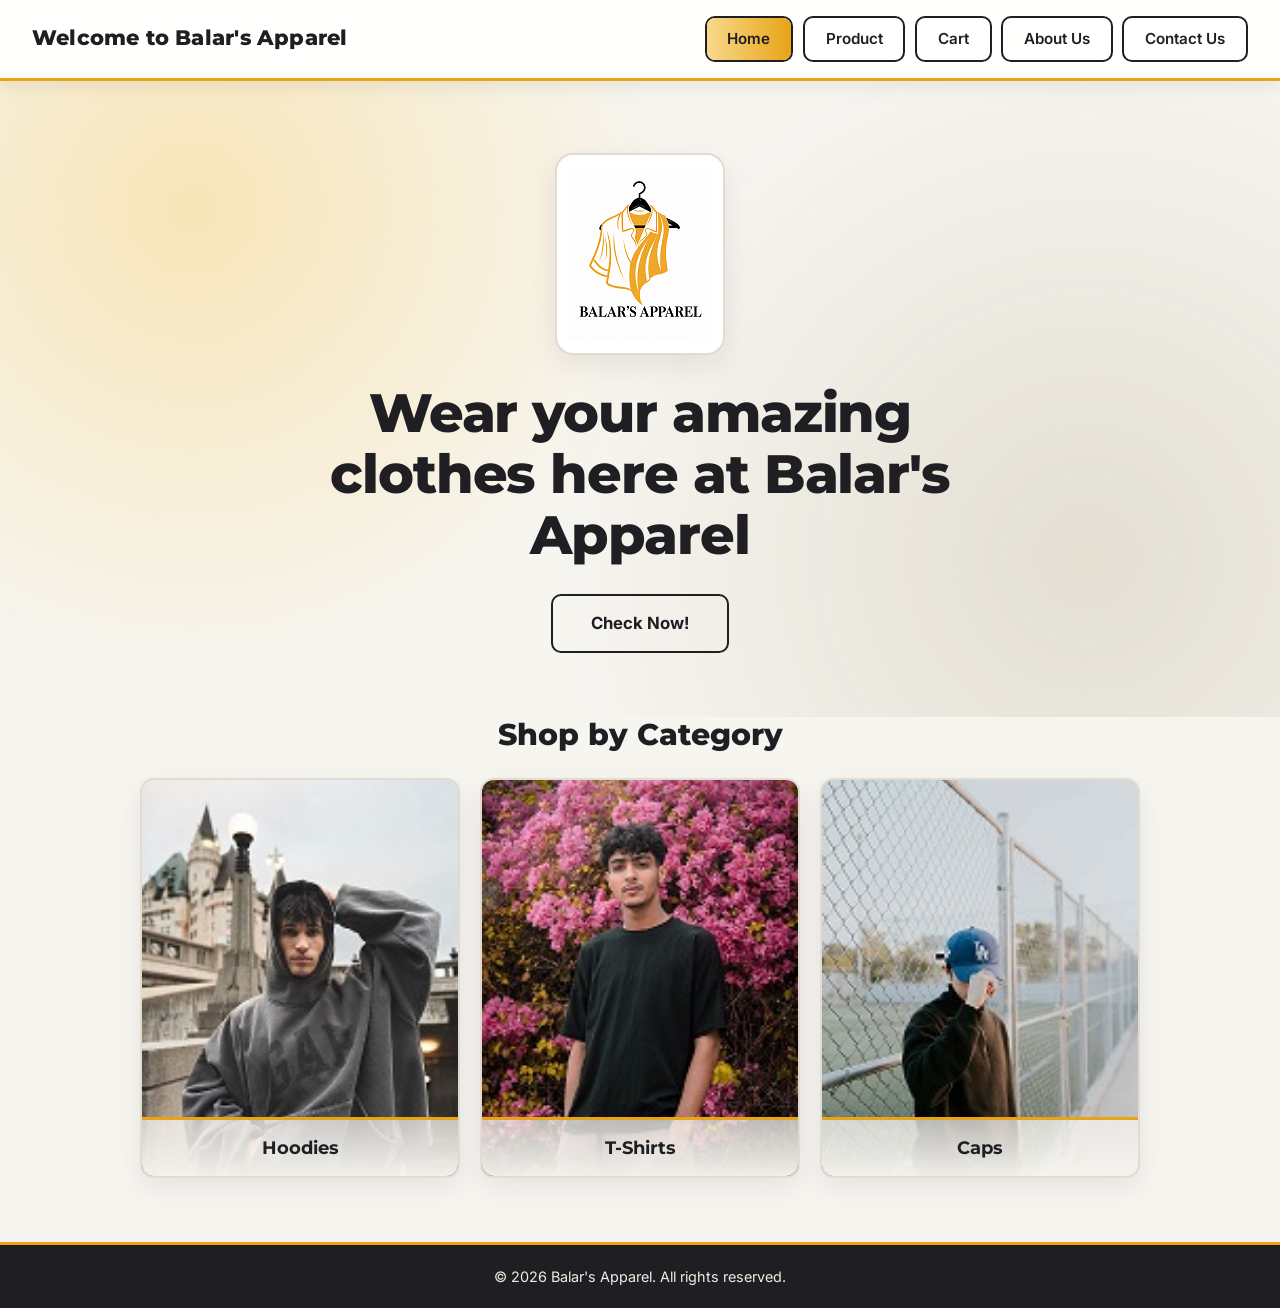
<file: index.html>
<!DOCTYPE html>
<html lang="en">
<head>
  <meta charset="UTF-8">
  <meta name="viewport" content="width=device-width, initial-scale=1">
  <title>Balar's Apparel</title>
  <link rel="preconnect" href="https://fonts.googleapis.com">
  <link rel="preconnect" href="https://fonts.gstatic.com" crossorigin>
  <link href="https://fonts.googleapis.com/css2?family=Montserrat:wght@600;700;800&family=Inter:wght@400;500;600;700&display=swap" rel="stylesheet">
  <link rel="stylesheet" href="style.css">
</head>
<body>
  <header>
    <h1>Welcome to Balar's Apparel</h1>
    <nav>
      <a href="index.html" aria-current="page">Home</a>
      <a href="product.html">Product</a>
      <a href="cart.html">Cart</a>
      <a href="aboutus.html">About Us</a>
      <a href="contactus.html">Contact Us</a>
    </nav>
  </header>

  <main>
    <section class="hero">
      <img src="balarlogo.png" alt="Balar's Apparel logo">
      <p>Wear your amazing clothes here at Balar's Apparel</p>
      <a href="product.html" class="btn">Check Now!</a>
    </section>

    <section class="shop-by">
      <h2 class="section-title">Shop by Category</h2>
      <div class="tiles">
        <a href="product.html" class="tile">
          <img src="hoodie1.jpg" alt="Hoodies">
          <span>Hoodies</span>
        </a>
        <a href="product.html" class="tile">
          <img src="tshirt1.jpg" alt="T-Shirts">
          <span>T-Shirts</span>
        </a>
        <a href="product.html" class="tile">
          <img src="cap1.jpg" alt="Caps">
          <span>Caps</span>
        </a>
      </div>
    </section>
  </main>

  <footer>
    <p>&copy; 2026 Balar's Apparel. All rights reserved.</p>
  </footer>
</body>
</html>
</file>
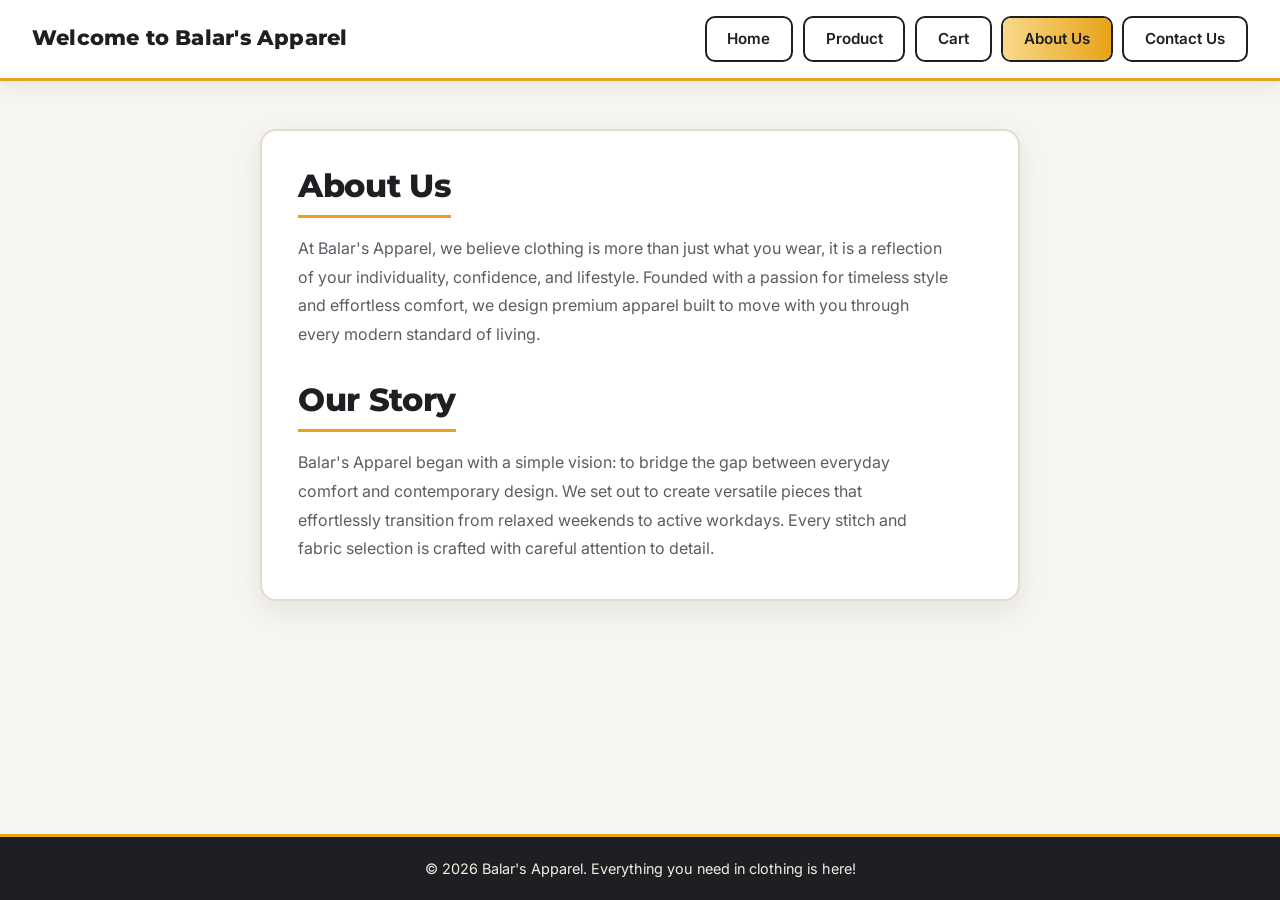
<file: aboutus.html>
<!DOCTYPE html>
<html lang="en">
<head>
  <meta charset="UTF-8">
  <meta name="viewport" content="width=device-width, initial-scale=1">
  <title>Welcome to Balar's Apparel - About Us</title>
  <link rel="preconnect" href="https://fonts.googleapis.com">
  <link rel="preconnect" href="https://fonts.gstatic.com" crossorigin>
  <link href="https://fonts.googleapis.com/css2?family=Montserrat:wght@600;700;800&family=Inter:wght@400;500;600;700&display=swap" rel="stylesheet">
  <link rel="stylesheet" href="style.css">
</head>
<body>
  <header>
    <h1>Welcome to Balar's Apparel</h1>
    <nav>
      <a href="index.html">Home</a>
      <a href="product.html">Product</a>
      <a href="cart.html">Cart</a>
      <a href="aboutus.html" aria-current="page">About Us</a>
      <a href="contactus.html">Contact Us</a>
    </nav>
  </header>

  <main>
    <section class="about">
      <h2>About Us</h2>
      <p>
        At Balar's Apparel, we believe clothing is more than just what you wear,
        it is a reflection of your individuality, confidence, and lifestyle.
        Founded with a passion for timeless style and effortless comfort, we
        design premium apparel built to move with you through every modern
        standard of living.
      </p>

      <h2>Our Story</h2>
      <p>
        Balar's Apparel began with a simple vision: to bridge the gap between
        everyday comfort and contemporary design. We set out to create versatile
        pieces that effortlessly transition from relaxed weekends to active
        workdays. Every stitch and fabric selection is crafted with careful
        attention to detail.
      </p>
    </section>
  </main>

  <footer>
    <p>&copy; 2026 Balar's Apparel. Everything you need in clothing is here!</p>
  </footer>
</body>
</html>
</file>
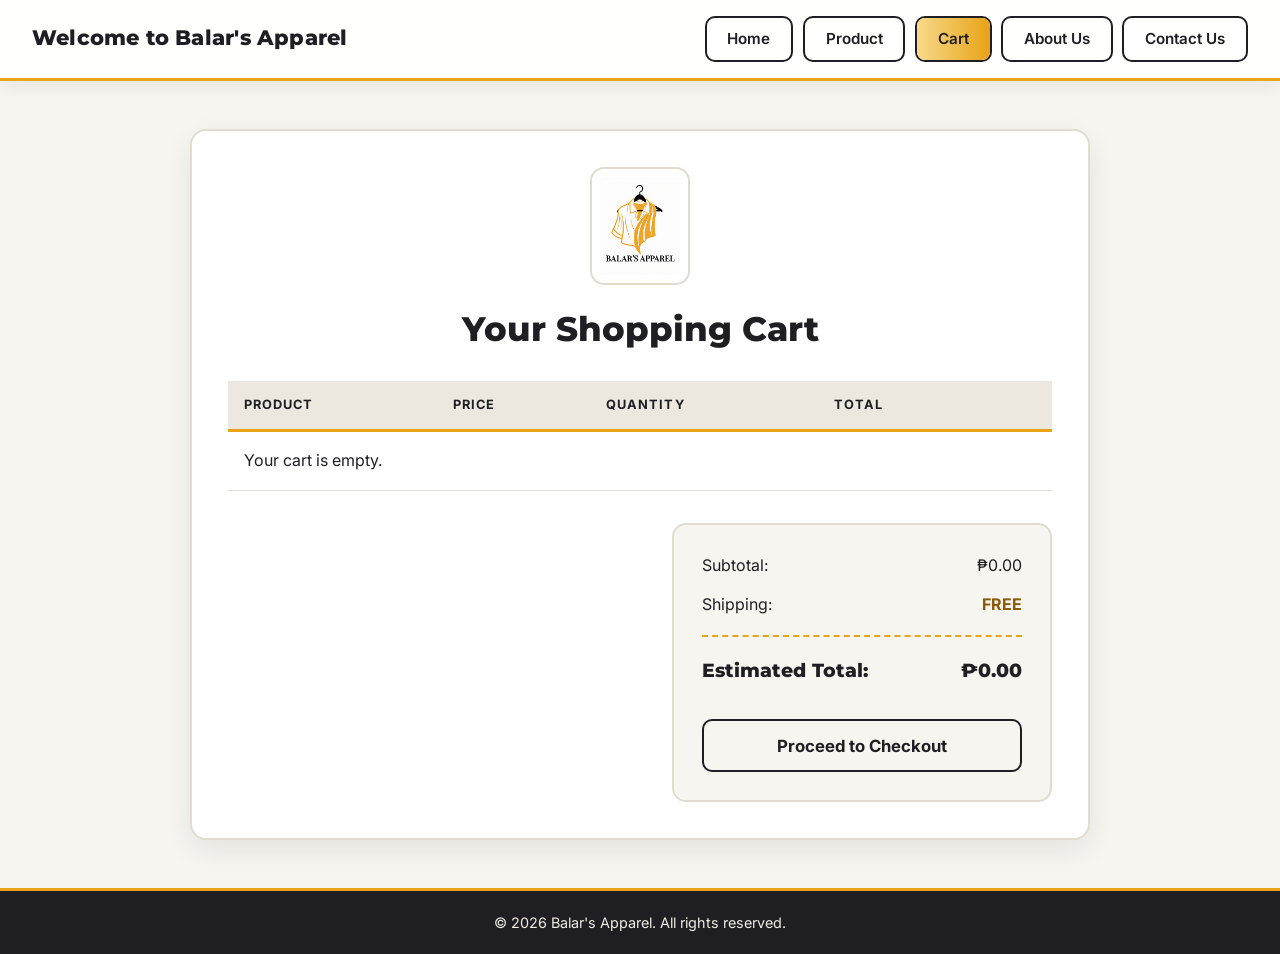
<file: cart.html>
<!DOCTYPE html>
<html lang="en">
<head>
  <meta charset="UTF-8">
  <meta name="viewport" content="width=device-width, initial-scale=1">
  <title>Your Cart - Balar's Apparel</title>
  <link rel="preconnect" href="https://fonts.googleapis.com">
  <link rel="preconnect" href="https://fonts.gstatic.com" crossorigin>
  <link href="https://fonts.googleapis.com/css2?family=Montserrat:wght@600;700;800&family=Inter:wght@400;500;600;700&display=swap" rel="stylesheet">
  <link rel="stylesheet" href="style.css">
</head>
<body>

  <header>
    <h1>Welcome to Balar's Apparel</h1>
    <nav>
      <a href="index.html">Home</a>
      <a href="product.html">Product</a>
      <a href="cart.html" aria-current="page">Cart</a>
      <a href="aboutus.html">About Us</a>
      <a href="contactus.html">Contact Us</a>
    </nav>
  </header>

  <main>
    <section class="cart-container">
      <div class="cart-header">
        <img src="balarlogo.png" alt="Balar's Apparel logo" class="cart-logo">
        <h2>Your Shopping Cart</h2>
      </div>

      <div class="table-responsive">
        <table class="carttable">
          <thead>
            <tr>
              <th>Product</th>
              <th>Price</th>
              <th>Quantity</th>
              <th>Total</th>
              <th></th>
            </tr>
          </thead>
          <tbody id="cart-body"></tbody>
        </table>
      </div>

      <div class="checkout-summary">
        <div class="summary-row">
          <span>Subtotal:</span>
          <span id="subtotal">&#8369;0.00</span>
        </div>
        <div class="summary-row">
          <span>Shipping:</span>
          <span class="free-shipping">FREE</span>
        </div>
        <div class="summary-row total-row">
          <span>Estimated Total:</span>
          <span id="total">&#8369;0.00</span>
        </div>
        <button type="button" class="btn checkout-btn" onclick="checkout()">
          Proceed to Checkout
        </button>
      </div>
    </section>
  </main>

  <footer>
    <p>&copy; 2026 Balar's Apparel. All rights reserved.</p>
  </footer>

  <script src="script.js"></script>
</body>
</html>
</file>
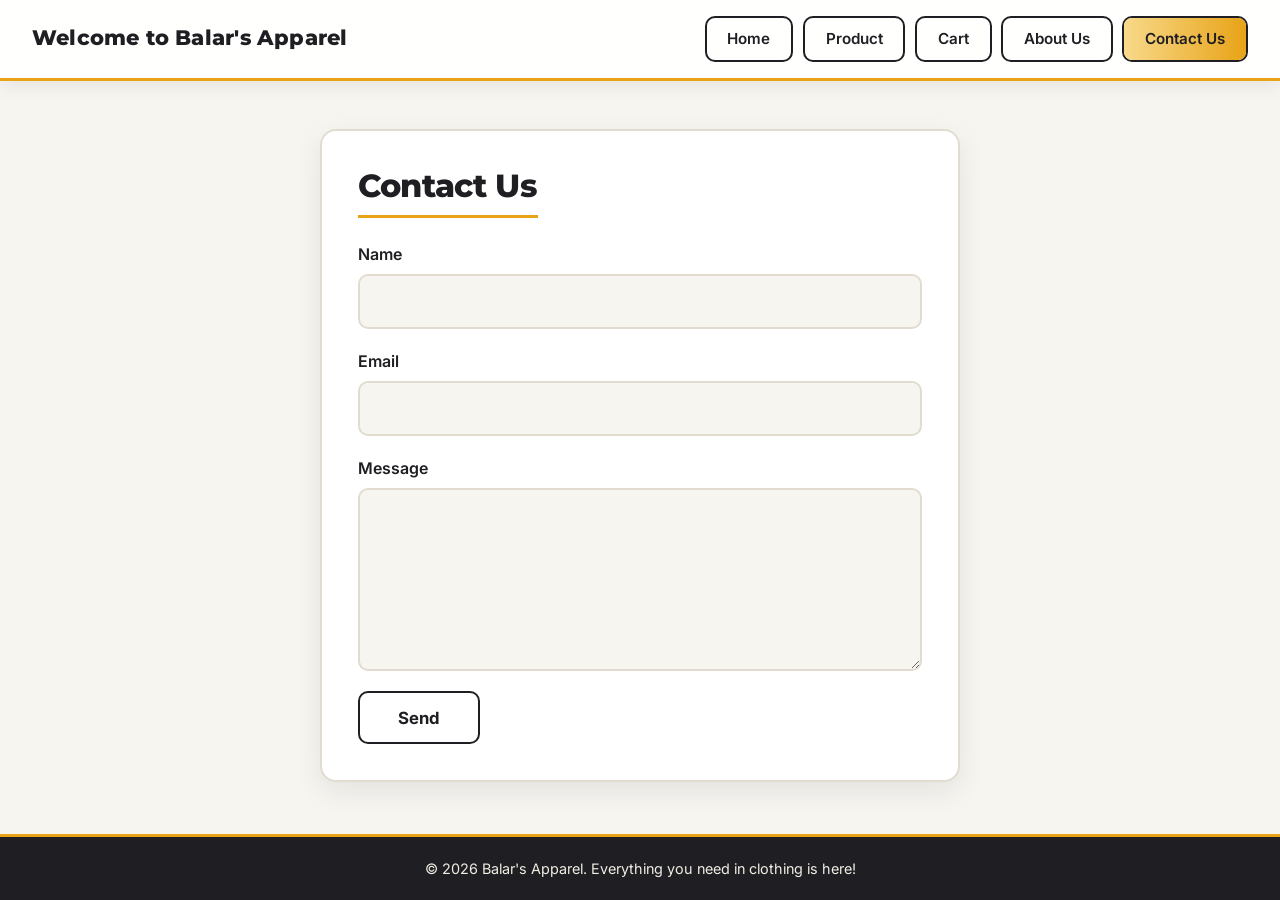
<file: contactus.html>
<!DOCTYPE html>
<html lang="en">
<head>
  <meta charset="UTF-8">
  <meta name="viewport" content="width=device-width, initial-scale=1">
  <title>Contact Us - Balar's Apparel</title>
  <link rel="preconnect" href="https://fonts.googleapis.com">
  <link rel="preconnect" href="https://fonts.gstatic.com" crossorigin>
  <link href="https://fonts.googleapis.com/css2?family=Montserrat:wght@600;700;800&family=Inter:wght@400;500;600;700&display=swap" rel="stylesheet">
  <link rel="stylesheet" href="style.css">
</head>
<body>
  <header>
    <h1>Welcome to Balar's Apparel</h1>
    <nav>
      <a href="index.html">Home</a>
      <a href="product.html">Product</a>
      <a href="cart.html">Cart</a>
      <a href="aboutus.html">About Us</a>
      <a href="contactus.html" aria-current="page">Contact Us</a>
    </nav>
  </header>

  <main>
    <section class="contact">
      <h2>Contact Us</h2>

      <form>
        <div class="field">
          <label for="name">Name</label>
          <input type="text" id="name" name="name" required>
        </div>

        <div class="field">
          <label for="email">Email</label>
          <input type="email" id="email" name="email" required>
        </div>

        <div class="field">
          <label for="message">Message</label>
          <textarea id="message" name="message" rows="6" required></textarea>
        </div>

        <button type="submit" class="btn">Send</button>
      </form>
    </section>
  </main>

  <footer>
    <p>&copy; 2026 Balar's Apparel. Everything you need in clothing is here!</p>
  </footer>
</body>
</html>
</file>
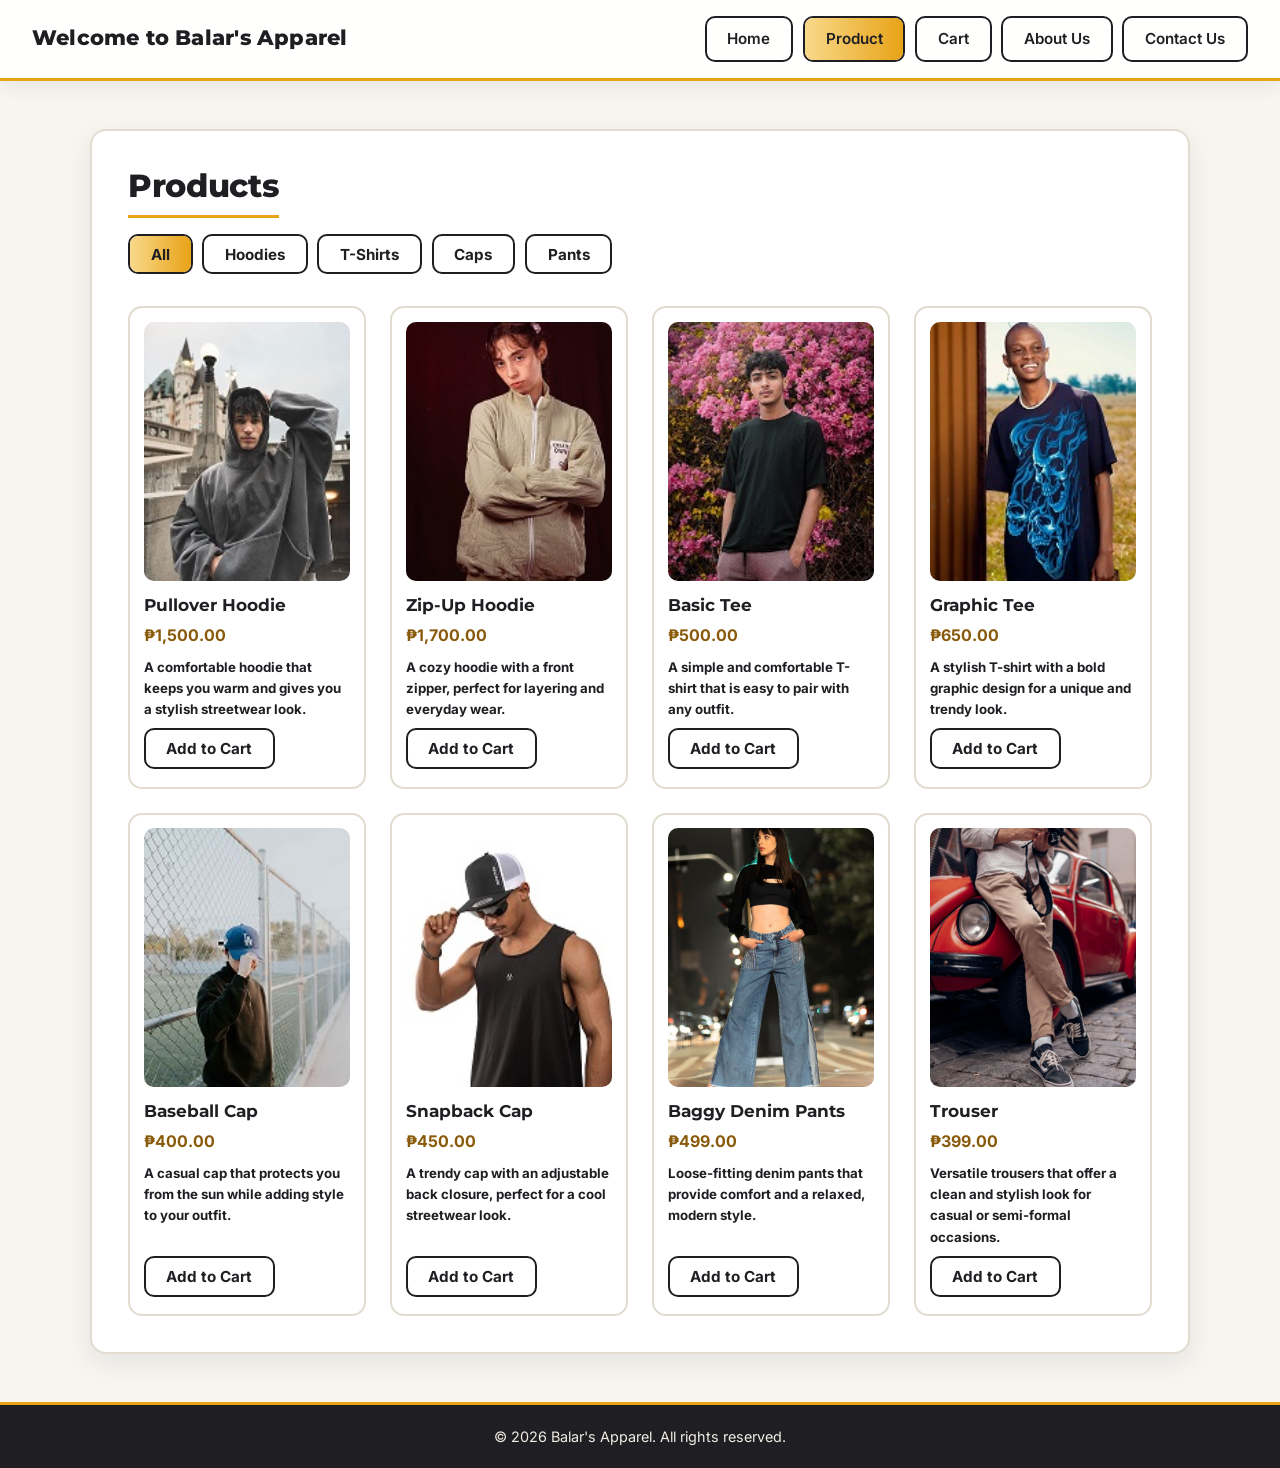
<file: product.html>
<!DOCTYPE html>
<html lang="en">
<head>
  <meta charset="UTF-8">
  <meta name="viewport" content="width=device-width, initial-scale=1">
  <title>Balar's Apparel - Products</title>
  <link rel="preconnect" href="https://fonts.googleapis.com">
  <link rel="preconnect" href="https://fonts.gstatic.com" crossorigin>
  <link href="https://fonts.googleapis.com/css2?family=Montserrat:wght@600;700;800&family=Inter:wght@400;500;600;700&display=swap" rel="stylesheet">
  <link rel="stylesheet" href="style.css">
</head>

<body>
  <header>
    <h1>Welcome to Balar's Apparel</h1>
    <nav>
      <a href="index.html">Home</a>
      <a href="product.html" aria-current="page">Product</a>
      <a href="cart.html">Cart</a>
      <a href="aboutus.html">About Us</a>
      <a href="contactus.html">Contact Us</a>
    </nav>
  </header>

  <main>
    <section class="catalog">
      <h2>Products</h2>

      <!-- Filter: click a button to show only that category -->
      <div class="options">
        <button type="button" class="btn active" onclick="show('all', this)">All</button>
        <button type="button" class="btn" onclick="show('hoodies', this)">Hoodies</button>
        <button type="button" class="btn" onclick="show('tshirts', this)">T-Shirts</button>
        <button type="button" class="btn" onclick="show('caps', this)">Caps</button>
        <button type="button" class="btn" onclick="show('pants', this)">Pants</button>
      </div>


      <div class="products">
        <div class="card" data-category="hoodies">
          <img src="hoodie1.jpg" alt="Pullover Hoodie">
          <h3>Pullover Hoodie</h3>
          <p class="price">&#8369;1,500.00</p>
	  <h5>A comfortable hoodie that keeps you warm and gives you a stylish streetwear look.</h5>
          <button type="button" class="btn">Add to Cart</button>
        </div>

        <div class="card" data-category="hoodies">
          <img src="hoodie2.jpg" alt="Zip-Up Hoodie">
          <h3>Zip-Up Hoodie</h3>
          <p class="price">&#8369;1,700.00</p>
	  <h5>A cozy hoodie with a front zipper, perfect for layering and everyday wear.</h5>
          <button type="button" class="btn">Add to Cart</button>
        </div>

        <div class="card" data-category="tshirts">
          <img src="tshirt1.jpg" alt="Basic Tee">
          <h3>Basic Tee</h3>
          <p class="price">&#8369;500.00</p>
	  <h5>A simple and comfortable T-shirt that is easy to pair with any outfit.</h5>
          <button type="button" class="btn">Add to Cart</button>
        </div>

        <div class="card" data-category="tshirts">
          <img src="tshirt2.jpg" alt="Graphic Tee">
          <h3>Graphic Tee</h3>
          <p class="price">&#8369;650.00</p>
	  <h5>A stylish T-shirt with a bold graphic design for a unique and trendy look.</h5>
          <button type="button" class="btn">Add to Cart</button>
        </div>

        <div class="card" data-category="caps">
          <img src="cap1.jpg" alt="Baseball Cap">
          <h3>Baseball Cap</h3>
          <p class="price">&#8369;400.00</p>
	  <h5>A casual cap that protects you from the sun while adding style to your outfit.</h5>
          <button type="button" class="btn">Add to Cart</button>
        </div>

        <div class="card" data-category="caps">
          <img src="cap2.jpg" alt="Snapback Cap">
          <h3>Snapback Cap</h3>
          <p class="price">&#8369;450.00</p>
	  <h5>A trendy cap with an adjustable back closure, perfect for a cool streetwear look.</h5>
          <button type="button" class="btn">Add to Cart</button>
        </div>

	<div class="card" data-category="pants">
          <img src="pants1.jpg" alt="Baggy Denim Pants">
          <h3>Baggy Denim Pants</h3>
          <p class="price">&#8369;499.00</p>
	  <h5>Loose-fitting denim pants that provide comfort and a relaxed, modern style.</h5>
          <button type="button" class="btn">Add to Cart</button>
        </div>

	<div class="card" data-category="pants">
          <img src="pants2.jpg" alt="Trouser">
          <h3>Trouser</h3>
          <p class="price">&#8369;399.00</p>
	  <h5>Versatile trousers that offer a clean and stylish look for casual or semi-formal occasions.</h5>
          <button type="button" class="btn">Add to Cart</button>
        </div>
      </div>

      <p id="empty" class="empty" hidden>No products found.</p>
    </section>
  </main>

  <footer>
    <p>&copy; 2026 Balar's Apparel. All rights reserved.</p>
  </footer>

  <script src="script.js"></script>
</body>
</html>
</file>
<file: style.css>
/* ==========================================================
   Balar's Apparel - one stylesheet for every page
   (index, product, cart, aboutus, contactus)
   Theme: unisex - warm off-white, charcoal and gold (from the logo)
   Fonts: Montserrat (headings) + Inter (body)
   ========================================================== */

:root {
  --bg: #f7f5f0;
  --bg-soft: #ece8df;
  --card: #ffffff;
  --ink: #1f1f23;
  --muted: #5c5c64;
  --line: #e1dccf;

  --gold-light: #f8d98a;
  --gold: #e8a317;
  --gold-dark: #8a5a0b;

  --shadow: 0 10px 28px rgba(31, 31, 35, 0.08);
  --shadow-hover: 0 14px 34px rgba(31, 31, 35, 0.16);

  --font-head: "Montserrat", "Segoe UI", Helvetica, Arial, sans-serif;
  --font-body: "Inter", "Segoe UI", Helvetica, Arial, sans-serif;
}

* {
  box-sizing: border-box;
  margin: 0;
  padding: 0;
}

html,
body {
  height: 100%;
}

body {
  display: flex;
  flex-direction: column;
  min-height: 100vh;
  font-family: var(--font-body);
  color: var(--ink);
  background: var(--bg);
  line-height: 1.6;
}

h1,
h2,
h3 {
  font-family: var(--font-head);
  line-height: 1.2;
}

/* ---------- Header + menu (all pages) ---------- */
header {
  position: sticky;
  top: 0;
  z-index: 10;
  display: flex;
  flex-wrap: wrap;
  align-items: center;
  justify-content: space-between;
  gap: 1rem;
  padding: 1rem 2rem;
  background: rgba(255, 255, 255, 0.92);
  backdrop-filter: blur(8px);
  border-bottom: 3px solid var(--gold);
  box-shadow: 0 4px 18px rgba(31, 31, 35, 0.08);
}

header h1 {
  font-size: 1.3rem;
  font-weight: 800;
  letter-spacing: 0.01em;
  color: var(--ink);
}

nav {
  display: flex;
  flex-wrap: wrap;
  gap: 0.6rem;
  margin-left: auto;
}

/* ---------- Buttons: menu links + .btn share the flowing hover ---------- */
nav a,
.btn {
  position: relative;
  display: inline-block;
  overflow: hidden;
  z-index: 0;
  padding: 0.55rem 1.3rem;
  color: var(--ink);
  font-family: var(--font-body);
  font-size: 0.95rem;
  font-weight: 600;
  text-decoration: none;
  border: 2px solid var(--ink);
  border-radius: 10px;
  background: transparent;
  transition: color 0.3s ease, box-shadow 0.4s ease, transform 0.3s ease;
}

/* The gold "flow" that slides across the button */
nav a::before,
.btn::before {
  content: "";
  position: absolute;
  inset: 0;
  z-index: -1;
  background: linear-gradient(90deg, var(--gold-light), var(--gold));
  transform: translateX(-101%);
  transition: transform 0.5s cubic-bezier(0.22, 1, 0.36, 1);
}

nav a:hover,
nav a:focus-visible,
.btn:hover,
.btn:focus-visible {
  color: var(--ink);
  box-shadow: 0 6px 16px rgba(232, 163, 23, 0.4);
  transform: translateY(-2px);
}

nav a:hover::before,
nav a:focus-visible::before,
.btn:hover::before,
.btn:focus-visible::before {
  transform: translateX(0);
}

nav a:focus-visible,
.btn:focus-visible {
  outline: 3px solid var(--gold);
  outline-offset: 3px;
}

.btn {
  padding: 0.9rem 2.4rem;
  font-size: 1.05rem;
  font-weight: 700;
}

button.btn {
  cursor: pointer;
}

/* Selected filter + current menu page stay filled gold */
.btn.active,
nav a[aria-current="page"] {
  color: var(--ink);
}

.btn.active::before,
nav a[aria-current="page"]::before {
  transform: translateX(0);
}

/* ---------- Page body ---------- */
main {
  flex: 1;
  display: flex;
  flex-direction: column;
}

/* ---------- Home page ---------- */
.hero {
  display: flex;
  flex-direction: column;
  align-items: center;
  justify-content: center;
  gap: 1.75rem;
  padding: 4.5rem 1.5rem 4rem;
  text-align: center;
  background:
    radial-gradient(circle at 15% 20%, rgba(248, 217, 138, 0.55), transparent 40%),
    radial-gradient(circle at 85% 75%, rgba(225, 220, 207, 0.9), transparent 45%),
    var(--bg);
}

.hero img {
  width: min(170px, 40vw);
  height: auto;
  padding: 0.75rem;
  background: #fff;
  border: 2px solid var(--line);
  border-radius: 18px;
  box-shadow: var(--shadow);
}

.hero p {
  max-width: 20ch;
  font-family: var(--font-head);
  font-size: clamp(2rem, 6vw, 3.4rem);
  font-weight: 800;
  line-height: 1.12;
  letter-spacing: -0.02em;
  color: var(--ink);
}

/* Shop by category (home page) */
.shop-by {
  width: calc(100% - 2rem);
  max-width: 1000px;
  margin: 0 auto 4rem;
}

.section-title {
  margin-bottom: 1.5rem;
  text-align: center;
  font-size: 1.9rem;
  font-weight: 800;
  color: var(--ink);
}

.tiles {
  display: grid;
  grid-template-columns: repeat(auto-fit, minmax(200px, 1fr));
  gap: 1.25rem;
}

.tile {
  position: relative;
  display: block;
  overflow: hidden;
  aspect-ratio: 4 / 5;
  color: var(--ink);
  text-decoration: none;
  background: var(--bg-soft);
  border: 2px solid var(--line);
  border-radius: 14px;
  box-shadow: var(--shadow);
  transition: transform 0.3s ease, box-shadow 0.3s ease, border-color 0.3s ease;
}

.tile img {
  width: 100%;
  height: 100%;
  object-fit: cover;
  transition: transform 0.5s ease;
}

.tile span {
  position: absolute;
  left: 0;
  right: 0;
  bottom: 0;
  padding: 0.85rem 1rem;
  text-align: center;
  font-family: var(--font-head);
  font-size: 1.1rem;
  font-weight: 700;
  background: linear-gradient(to top, rgba(247, 245, 240, 0.97), rgba(247, 245, 240, 0.75));
  border-top: 3px solid var(--gold);
}

.tile:hover,
.tile:focus-visible {
  transform: translateY(-4px);
  border-color: var(--gold);
  box-shadow: var(--shadow-hover);
}

.tile:hover img,
.tile:focus-visible img {
  transform: scale(1.06);
}

/* ---------- Shared white card (About, Contact, Catalog, Cart) ---------- */
.about,
.contact,
.catalog,
.cart-container {
  width: calc(100% - 2rem);
  margin: 3rem auto;
  padding: 2.25rem;
  background: var(--card);
  border: 2px solid var(--line);
  border-radius: 16px;
  box-shadow: var(--shadow);
}

.about {
  max-width: 760px;
}

.contact {
  max-width: 640px;
}

.catalog {
  max-width: 1100px;
}

.cart-container {
  max-width: 900px;
}

.about h2,
.contact h2,
.catalog h2 {
  margin-bottom: 1rem;
  padding-bottom: 0.6rem;
  font-size: 2rem;
  font-weight: 800;
  letter-spacing: -0.01em;
  color: var(--ink);
  border-bottom: 3px solid var(--gold);
  display: inline-block;
}

.about h2:not(:first-child) {
  margin-top: 2rem;
}

.about p {
  max-width: 65ch;
  line-height: 1.8;
  color: var(--muted);
}

/* ---------- Contact form ---------- */
.contact h2 {
  margin-bottom: 1.5rem;
}

.field {
  display: flex;
  flex-direction: column;
  gap: 0.4rem;
  margin-bottom: 1.25rem;
}

.field label {
  font-weight: 600;
  color: var(--ink);
}

.field input,
.field textarea {
  width: 100%;
  padding: 0.8rem 1rem;
  font: inherit;
  color: var(--ink);
  background: var(--bg);
  border: 2px solid var(--line);
  border-radius: 10px;
  transition: border-color 0.3s ease, box-shadow 0.3s ease, background 0.3s ease;
}

.field textarea {
  resize: vertical;
}

.field input:focus,
.field textarea:focus {
  outline: none;
  background: #fff;
  border-color: var(--gold);
  box-shadow: 0 0 0 4px rgba(232, 163, 23, 0.25);
}

/* ---------- Product page ---------- */
.options {
  display: flex;
  flex-wrap: wrap;
  gap: 0.6rem;
  margin-bottom: 2rem;
}

.options .btn,
.card .btn {
  padding: 0.55rem 1.3rem;
  font-size: 0.95rem;
}

.products {
  display: grid;
  grid-template-columns: repeat(auto-fill, minmax(220px, 1fr));
  gap: 1.5rem;
}

.card {
  display: flex;
  flex-direction: column;
  gap: 0.5rem;
  padding: 0.85rem 0.85rem 1.1rem;
  background: #fff;
  border: 2px solid var(--line);
  border-radius: 14px;
  transition: transform 0.3s ease, border-color 0.3s ease, box-shadow 0.3s ease;
}

.card:hover {
  transform: translateY(-4px);
  border-color: var(--gold);
  box-shadow: var(--shadow-hover);
}

.card[hidden] {
  display: none;
}

.card img {
  width: 100%;
  aspect-ratio: 4 / 5;
  object-fit: cover;
  background: var(--bg-soft);
  border-radius: 10px;
}

.card h3 {
  margin-top: 0.4rem;
  font-size: 1.05rem;
  font-weight: 700;
  color: var(--ink);
}

.price {
  font-weight: 700;
  color: var(--gold-dark);
}

.card .btn {
  align-self: flex-start;
  margin-top: auto;
}

.empty {
  margin-top: 1rem;
  color: var(--muted);
}

/* ---------- Cart page ---------- */
.cart-header {
  text-align: center;
  margin-bottom: 2rem;
}

.cart-header h2 {
  margin-top: 1rem;
  font-size: 2.1rem;
  font-weight: 800;
  color: var(--ink);
}

.cart-logo {
  max-width: 100px;
  height: auto;
  padding: 0.5rem;
  background: #fff;
  border: 2px solid var(--line);
  border-radius: 14px;
}

.table-responsive {
  width: 100%;
  overflow-x: auto;
  margin-bottom: 2rem;
}

.carttable {
  width: 100%;
  min-width: 500px;
  border-collapse: collapse;
  text-align: left;
}

.carttable th {
  padding: 14px 16px;
  font-size: 0.8rem;
  font-weight: 700;
  text-transform: uppercase;
  letter-spacing: 0.08em;
  color: var(--ink);
  background: var(--bg-soft);
  border-bottom: 3px solid var(--gold);
}

.carttable td {
  padding: 16px;
  border-bottom: 1px solid var(--line);
}

.carttable tbody tr:hover {
  background: var(--bg);
}

.checkout-summary {
  max-width: 380px;
  margin-left: auto;
  padding: 1.75rem;
  background: var(--bg);
  border: 2px solid var(--line);
  border-radius: 14px;
}

.summary-row {
  display: flex;
  justify-content: space-between;
  margin-bottom: 0.85rem;
}

.free-shipping {
  font-weight: 700;
  color: var(--gold-dark);
}

.total-row {
  margin-top: 1.1rem;
  padding-top: 1.1rem;
  border-top: 2px dashed var(--gold);
  font-family: var(--font-head);
  font-size: 1.2rem;
  font-weight: 800;
  color: var(--ink);
}

.checkout-btn {
  width: 100%;
  margin-top: 1.25rem;
  text-align: center;
}

/* ---------- Footer (all pages, centered) ---------- */
footer {
  padding: 1.25rem;
  text-align: center;
  font-size: 0.9rem;
  color: #f1ede3;
  background: var(--ink);
  border-top: 3px solid var(--gold);
}

/* ---------- Mobile ---------- */
@media (max-width: 600px) {
  header {
    justify-content: center;
    text-align: center;
  }

  nav {
    justify-content: center;
    margin-left: 0;
  }

  .about,
  .contact,
  .catalog,
  .cart-container {
    padding: 1.5rem;
  }

  .checkout-summary {
    max-width: 100%;
  }
}

@media (prefers-reduced-motion: reduce) {
  nav a,
  nav a::before,
  .btn,
  .btn::before,
  .field input,
  .field textarea,
  .card,
  .tile,
  .tile img {
    transition: none;
  }
}
</file>
